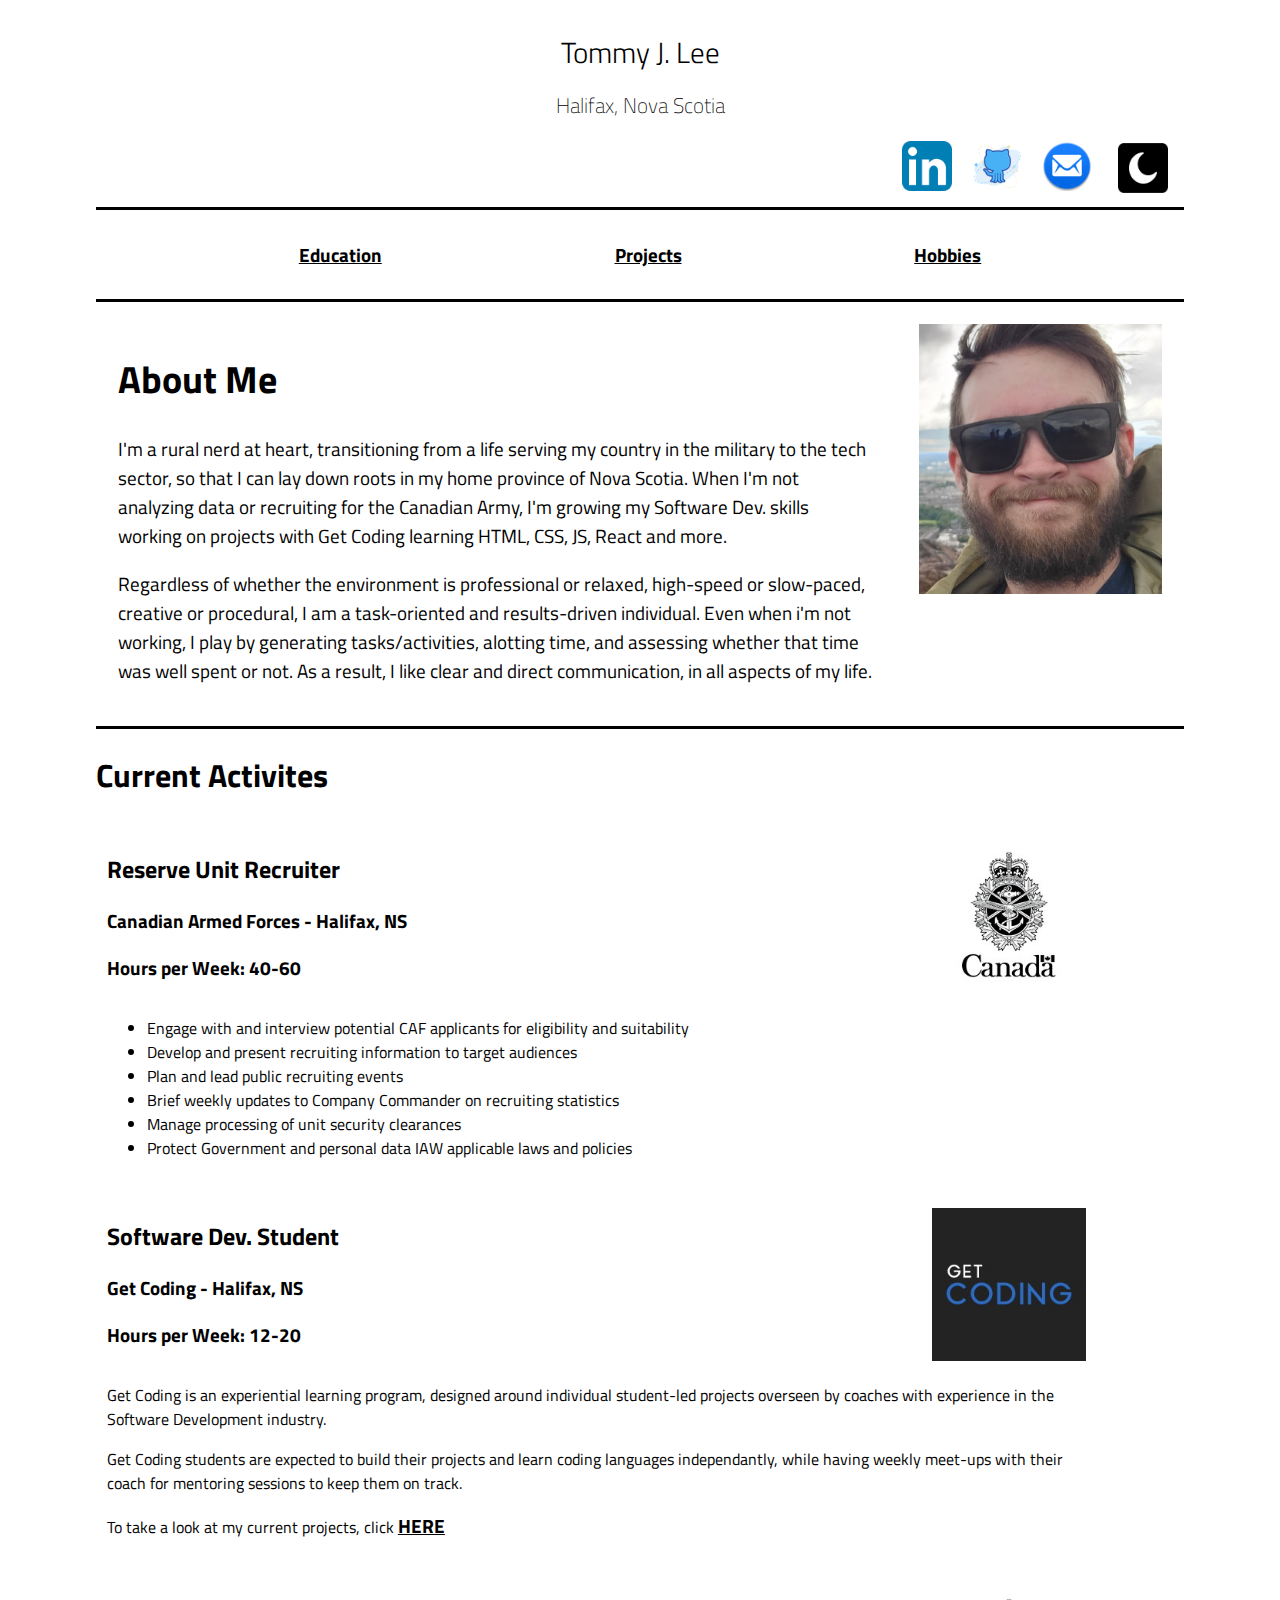
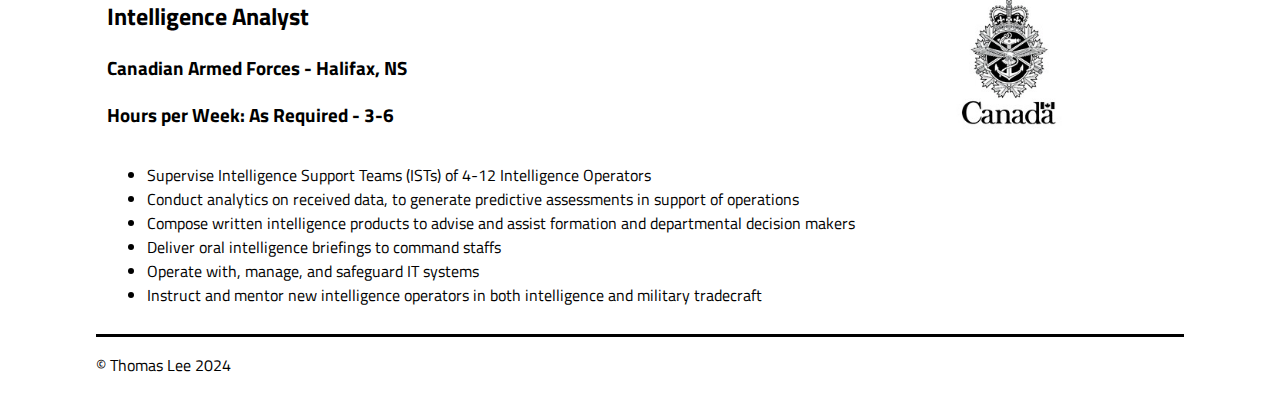
<file: index.html>
<!DOCTYPE html>

<html>
    <head>
        <title> Thomas Lee </title>
        <link rel="stylesheet" type="text/css" href="style.css" />
        <link rel="preconnect" href="https://fonts.googleapis.com">
        <link rel="preconnect" href="https://fonts.gstatic.com" crossorigin>
        <link href="https://fonts.googleapis.com/css2?family=Titillium+Web:wght@300&display=swap" rel="stylesheet">
        <meta charset="utf-8" />
        <script src="index.js" type="text/javascript"></script>

    </head>

    <body>
    <div id="header">
        <div id="myname"> Tommy J. Lee </div>
        <div id="locationline"> Halifax, Nova Scotia </div>
        <div id="socials">
            <a id="linkedin" href="https://www.linkedin.com/in/tommy-lee-7099b0294/" > <img src="Assets/Linkdin.png" class="socialsimg">
            </a>
            <a id="github" href="https://github.com/Mottlly"> <img src="Assets/Github.png" class="socialsimg">              
            </a>
            <a id="email" href="mailto:thomas.j.lee.2219@gmail.com"> <img src="Assets/email.png" class="socialsimg">
            </a>
            <button id="darkbutt" onclick="darkmodeon(),navbardark ()" class="darkbutton"> <img src='Assets/darkmode.webp' class='socialsimg'> </button>
        </div>
    </div>
    <div id="navbar">
        <div id="Education" class="navbarel"> <a id="Educationlink" href="Education.html" class="navbarlink"> Education </a> </div>
        <div id="Projects" class="navbarel"> <a id="Projectslink" href="Projects.html" class="navbarlink"> Projects </a> </div>
        <div id="Hobbies" class="navbarel"> <a id="Hobbieslink" href="Hobbies.html" class="navbarlink"> Hobbies </a> </div>
    </div>

    <div id="aboutmecontainer">
        <div id="aboutmecontent">

            <h1 id="abouttitle"> About Me </h1>

            <p> I'm a rural nerd at heart, transitioning from a life serving my country in the military to the tech sector, so that I can lay down roots in my home province of Nova Scotia. When I'm not analyzing data or recruiting for the 
                Canadian Army, I'm growing my Software Dev. skills working on projects with Get Coding learning HTML, CSS, JS, React and more.</p>

            <p> Regardless of whether the environment is professional or relaxed, high-speed or slow-paced, creative or procedural, I am a task-oriented and results-driven individual. Even when i'm not working, I play by generating tasks/activities,
                alotting time, and assessing whether that time was well spent or not. As a result, I like clear and direct communication, in all aspects of my life.   </p>
        </div>
        <div id="aboutmephoto">
            <img src="Assets/tommypic.jpg" class="aboutimage">
        </div>

    </div>

    <div id="currentacttitle">
        <h1> Current Activites </h1>
    </div>
    <div id="currentactscontainer" class="mainContainer">

        <div id="currentacts1" class="activitydiv">
            <div id="titleline" class="indextitleline">
                <div id="descriptor">
                    <h2> Reserve Unit Recruiter </h2>
                    <h3> Canadian Armed Forces - Halifax, NS </h3>
                    <h3> Hours per Week: 40-60 </h3>
                </div>
                <div id="sigil">
                    <img src="Assets/canadian_forces_logo.jpg" class="sigils">
                </div>

            </div>
            <div id="describelist" class="mainList">
                <ul>
                    <li> Engage with and interview potential CAF applicants for eligibility and suitability </li>
                    <li> Develop and present recruiting information to target audiences </li>
                    <li> Plan and lead public recruiting events </li>
                    <li> Brief weekly updates to Company Commander on recruiting statistics </li>
                    <li> Manage processing of unit security clearances </li>
                    <li> Protect Government and personal data IAW applicable laws and policies </li>
                </ul>

            </div>
        </div>
        <div id="currentacts2" class="activitydiv">
            <div id="titleline" class="indextitleline">
                <div id="descriptor">
                    <h2> Software Dev. Student </h2>
                    <h3> Get Coding - Halifax, NS </h3>
                    <h3> Hours per Week: 12-20 </h3>
                </div>
                <div id="sigil">
                    <img src="Assets/get_coding_logo.jpg" class="sigils">
                </div>

            </div>
            <div id="describelist" class="mainList">
                <p> Get Coding is an experiential learning program, designed around individual student-led projects overseen by coaches with experience in the Software Development industry. </p>
                <p> Get Coding students are expected to build their projects and learn coding languages independantly, while having weekly meet-ups with their coach for mentoring sessions to keep them on track. </p>
                <p> To take a look at my current projects, click <a id="Projectslink" href="Projects.html" class="navbarlink"> HERE </a></p>
                

            </div>
        </div>
        <div id="currentacts3" class="activitydiv">
            <div id="titleline" class="indextitleline">
                <div id="descriptor">
                    <h2> Intelligence Analyst </h2>
                    <h3> Canadian Armed Forces - Halifax, NS </h3>
                    <h3> Hours per Week: As Required - 3-6 </h3>

                </div>
                <div id="sigil">
                    <img src="Assets/canadian_forces_logo.jpg" class="sigils">
                </div>

            </div>
            <div id="describelist" class="mainList">
                <ul>
                    <li> Supervise Intelligence Support Teams (ISTs) of 4-12 Intelligence Operators </li>
                    <li> Conduct analytics on received data, to generate predictive assessments in support of operations </li>
                    <li> Compose written intelligence products to advise and assist formation and departmental decision makers </li>
                    <li> Deliver oral intelligence briefings to command staffs </li>
                    <li> Operate with, manage, and safeguard IT systems </li>
                    <li> Instruct and mentor new intelligence operators in both intelligence and military tradecraft </li>
                </ul>

            </div>
        </div>

    </div>
    <div id="footer">
        <p> &copy; Thomas Lee 2024 </p>
    </div>

    </body>




</html>
</file>
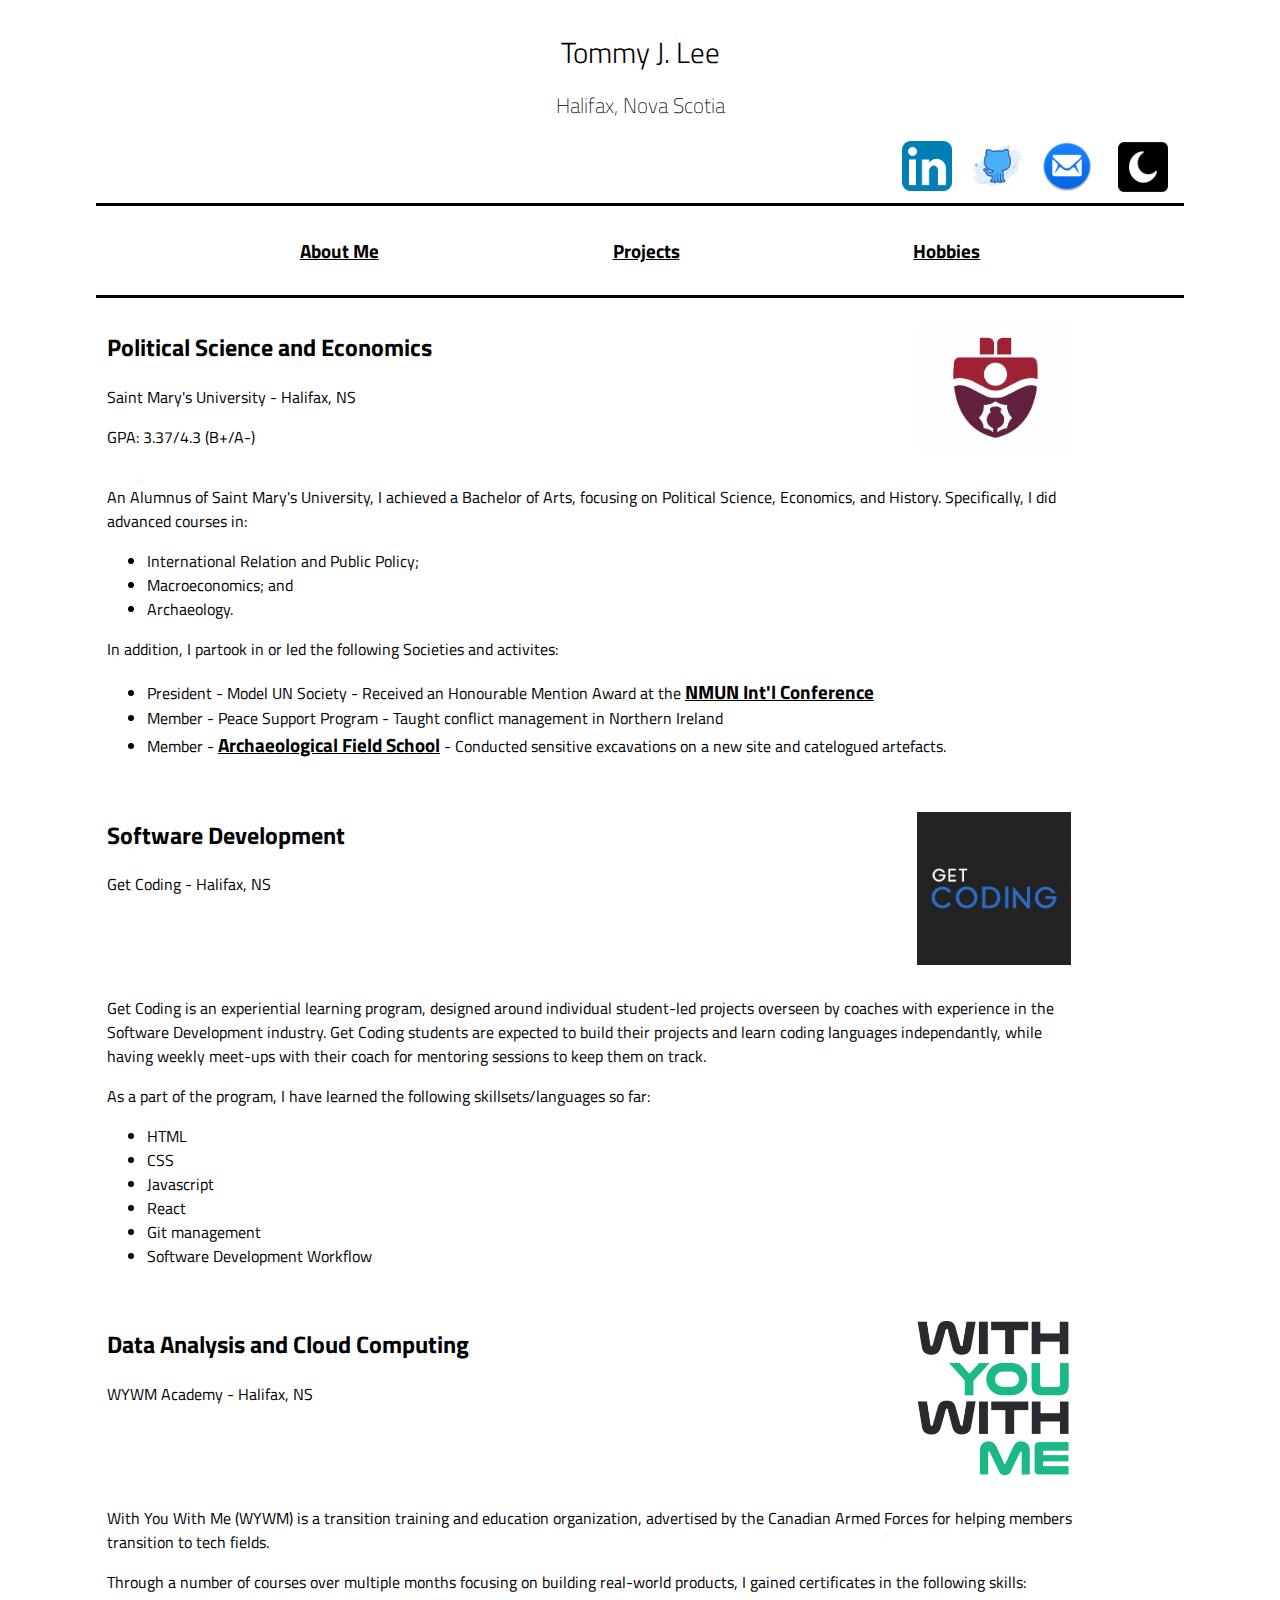
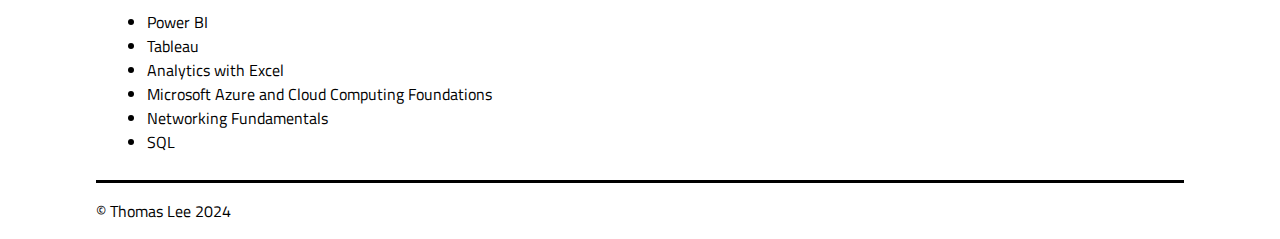
<file: Education.html>
<html>
    <head>
        <title> Thomas Lee </title>
        <link rel="stylesheet" type="text/css" href="style.css" />
        <link rel="preconnect" href="https://fonts.googleapis.com">
        <link rel="preconnect" href="https://fonts.gstatic.com" crossorigin>
        <link href="https://fonts.googleapis.com/css2?family=Titillium+Web:wght@300&display=swap" rel="stylesheet">
        <meta charset="utf-8" />
        <script src="index.js" type="text/javascript"></script>

    </head>
    <body>
        <div id="header">
            <div id="myname"> Tommy J. Lee </div>
            <div id="locationline"> Halifax, Nova Scotia </div>
            <div id="socials">
                <a id="linkedin" href="https://www.linkedin.com/in/tommy-lee-7099b0294/" > <img src="Assets/Linkdin.png" class="socialsimg">
                </a>
                <a id="github" href="https://github.com/Mottlly"> <img src="Assets/Github.png" class="socialsimg">              
                </a>
                <a id="email" href="mailto:thomas.j.lee.2219@gmail.com"> <img src="Assets/email.png" class="socialsimg">
                </a>
                <button id="darkbutt" onclick="darkmodeon(),navbardark ()" class="darkbutton"> <img src='Assets/darkmode.webp' class='socialsimg'> </button>
            </div>
        </div>
        <div id="navbar">
            <div id="About Me" class="navbarel"> <a id="AboutMelink" href="index.html" class="navbarlink"> About Me </a> </div>
            <div id="Projects" class="navbarel"> <a id="Projectslink" href="Projects.html" class="navbarlink"> Projects </a> </div>
            <div id="Hobbies" class="navbarel"> <a id="Hobbieslink" href="Hobbies.html" class="navbarlink"> Hobbies </a> </div>
        </div>
        <div id="ProjectContainer1" class="mainContainer">
            <div id="Seekit" class="activitydiv">
                <div id="titleline" class="titleline">
                    <div id="descriptor">
                        <h2> Political Science and Economics </h2>
                        <p> Saint Mary's University - Halifax, NS </p>
                        <p> GPA: 3.37/4.3 (B+/A-) </p>
                    </div>
                    <div id="sigil">
                        <img src="Assets/saint.png" class="sigils">
                    </div>
    
                </div>
                <div id="describelist" class="mainList">
                    <p> An Alumnus of Saint Mary's University, I achieved a Bachelor of Arts, focusing on Political Science, Economics, and History. Specifically, I did advanced courses in: </p>
                    <ul>
                        <li> International Relation and Public Policy; </li>
                        <li> Macroeconomics; and </li>
                        <li> Archaeology. </li>
                    </ul>
                    <p> In addition, I partook in or led the following Societies and activites: </p>
                    <ul>
                        <li> President - Model UN Society - Received an Honourable Mention Award at the <a href="https://www.nmun.org/" class="navbarlink">NMUN Int'l Conference</a> </li>
                        <li> Member - Peace Support Program - Taught conflict management in Northern Ireland </li>
                        <li> Member - <a href="https://www.smu.ca/lc/italy-study-abroad.html#d.en.104171" class="navbarlink">Archaeological Field School</a> - Conducted sensitive excavations on a new site and catelogued artefacts. </li>
                    </ul>
                </div>
            </div>
            <div id="currentacts2" class="activitydiv">
                <div id="titleline" class="titleline">
                    <div id="descriptor">
                        <h2> Software Development </h2>
                        <p> Get Coding - Halifax, NS </p>
                    </div>
                    <div id="sigil">
                        <img src="Assets/get_coding_logo.jpg" class="sigils">
                    </div>
    
                </div>
                <div id="describelist" class="mainList">
                    <p> Get Coding is an experiential learning program, designed around individual student-led projects overseen by coaches with experience in the Software Development industry. 
                        Get Coding students are expected to build their projects and learn coding languages independantly, while having weekly meet-ups with their coach for mentoring sessions to keep them on track. </p>
                    <p> As a part of the program, I have learned the following skillsets/languages so far:</p>
                    <ul>
                        <li> HTML </li>
                        <li> CSS </li>
                        <li> Javascript </li>
                        <li> React </li>
                        <li> Git management </li>
                        <li> Software Development Workflow </li>
                    </ul>
                </div>
            </div>
            <div id="currentacts3" class="activitydiv">
                <div id="titleline" class="titleline">
                    <div id="descriptor">
                        <h2> Data Analysis and Cloud Computing </h2>
                        <p> WYWM Academy - Halifax, NS </p>
                    </div>
                    <div id="sigil">
                        <img src="Assets/withyou.png" class="sigils">
                    </div>
    
                </div>
                <div id="describelist" class="mainList">
                    <p> With You With Me (WYWM) is a transition training and education organization, advertised by the Canadian Armed Forces for helping members transition to tech fields. </p>
                    <p> Through a number of courses over multiple months focusing on building real-world products, I gained certificates in the following skills:</p>
                    <ul>
                        <li> Power BI </li>
                        <li> Tableau </li>
                        <li> Analytics with Excel </li>
                        <li> Microsoft Azure and Cloud Computing Foundations </li>
                        <li> Networking Fundamentals </li>
                        <li> SQL </li>
                    </ul>
                </div>
            </div>
            </div>
            <div id="footer">
                <p> &copy; Thomas Lee 2024 </p>
            </div>
        </body>
</html>
</file>
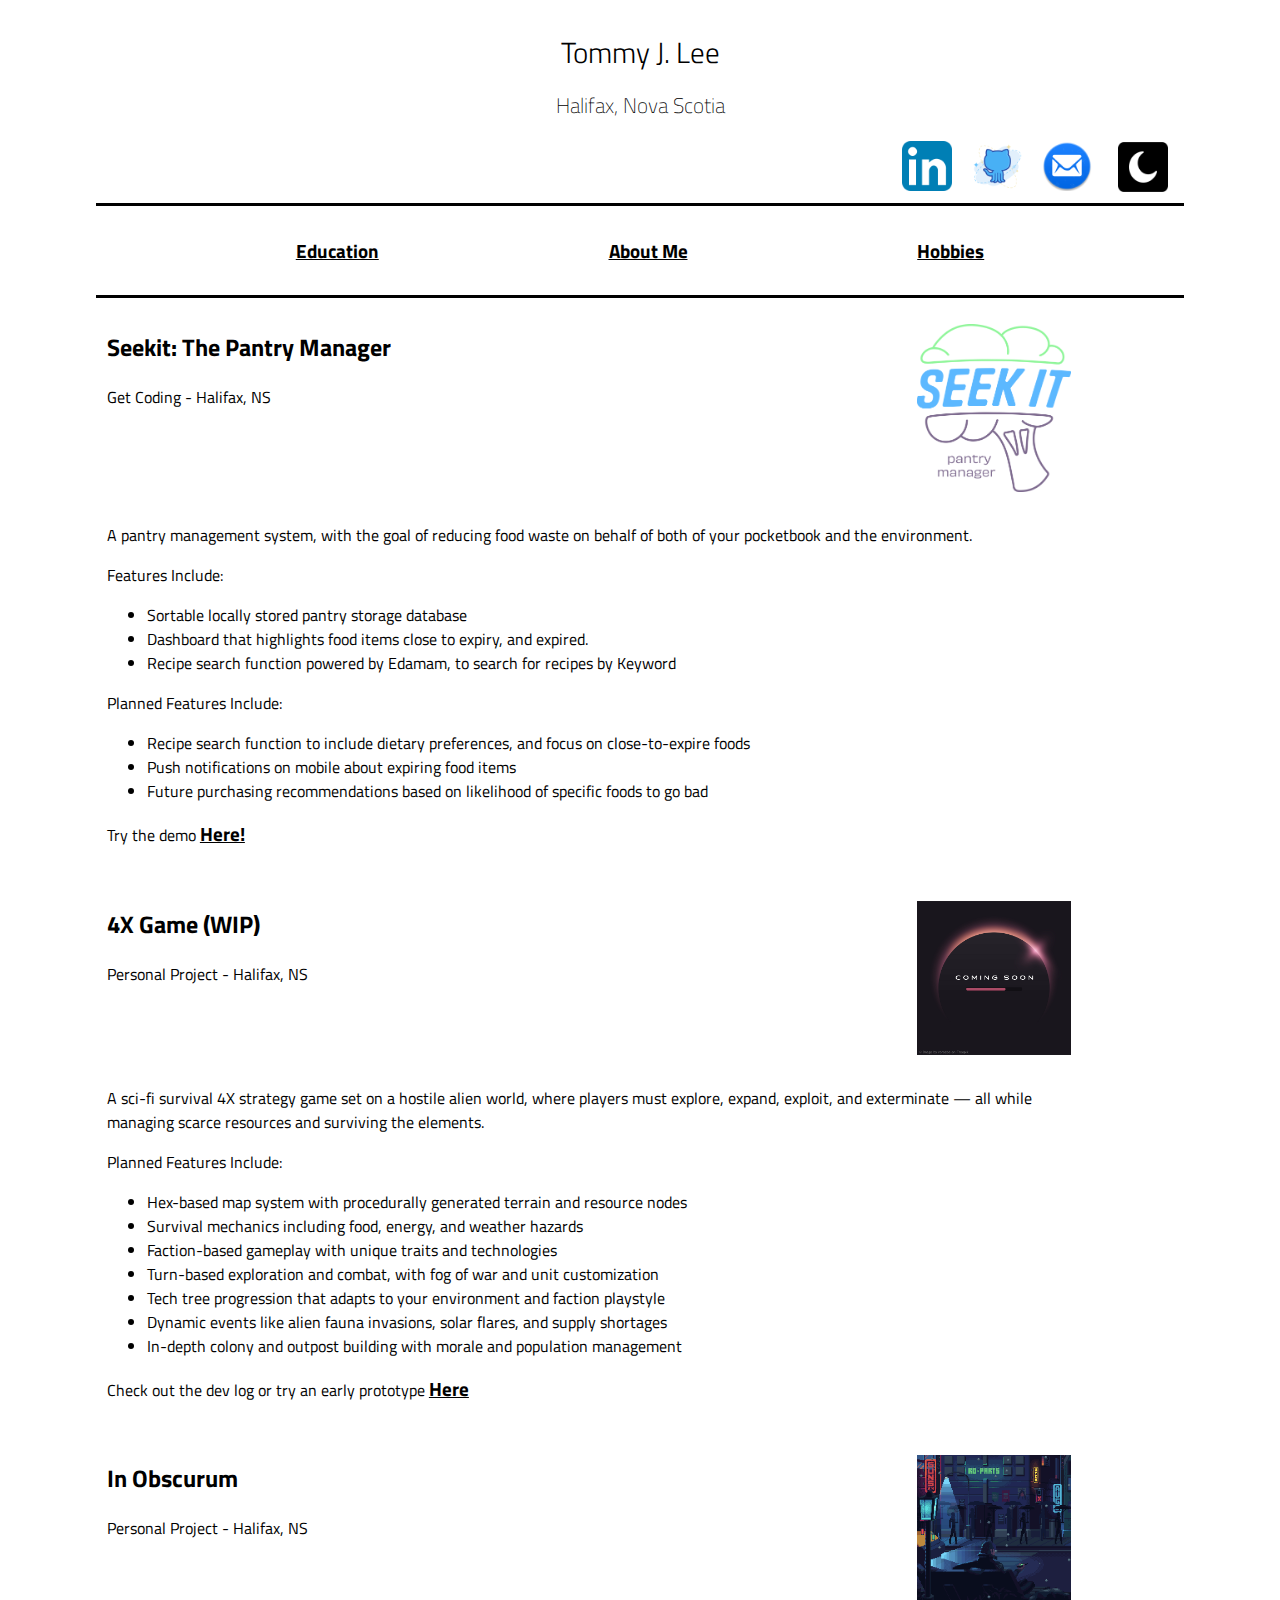
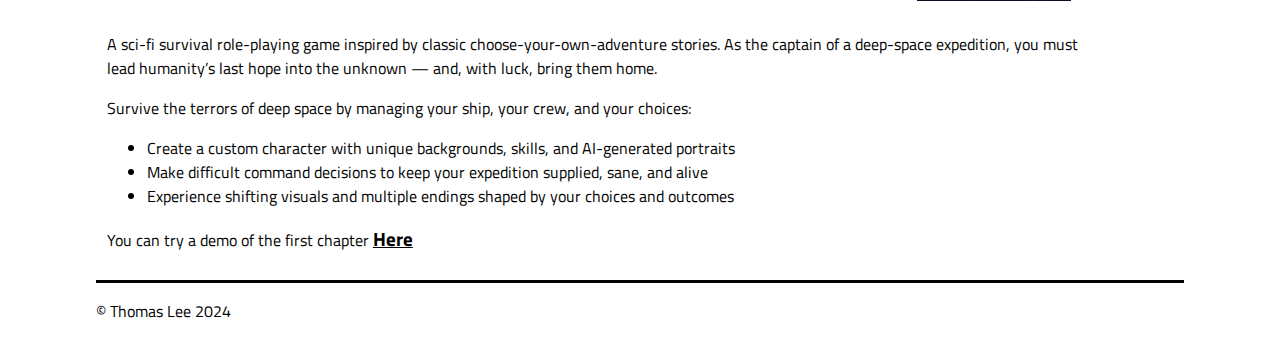
<file: Projects.html>
<html>
    <head>
        <title> Thomas Lee </title>
        <link rel="stylesheet" type="text/css" href="style.css" />
        <link rel="preconnect" href="https://fonts.googleapis.com">
        <link rel="preconnect" href="https://fonts.gstatic.com" crossorigin>
        <link href="https://fonts.googleapis.com/css2?family=Titillium+Web:wght@300&display=swap" rel="stylesheet">
        <meta charset="utf-8" />
        <script src="index.js" type="text/javascript"></script>

    </head>
    <body>
        <div id="header">
            <div id="myname"> Tommy J. Lee </div>
            <div id="locationline"> Halifax, Nova Scotia </div>
            <div id="socials">
                <a id="linkedin" href="https://www.linkedin.com/in/tommy-lee-7099b0294/" > <img src="Assets/Linkdin.png" class="socialsimg">
                </a>
                <a id="github" href="https://github.com/Mottlly"> <img src="Assets/Github.png" class="socialsimg">              
                </a>
                <a id="email" href="mailto:thomas.j.lee.2219@gmail.com"> <img src="Assets/email.png" class="socialsimg">
                </a>
                <button id="darkbutt" onclick="darkmodeon(),navbardark ()" class="darkbutton"> <img src='Assets/darkmode.webp' class='socialsimg'> </button>
            </div>
        </div>
        <div id="navbar">
            <div id="Education" class="navbarel"> <a id="Educationlink" href="Education.html" class="navbarlink"> Education </a> </div>
            <div id="About Me" class="navbarel"> <a id="AboutMelink" href="index.html" class="navbarlink"> About Me </a> </div>
            <div id="Hobbies" class="navbarel"> <a id="Hobbieslink" href="Hobbies.html" class="navbarlink"> Hobbies </a> </div>
        </div>
        <div id="ProjectContainer1" class="mainContainer">
        <div id="Seekit" class="activitydiv">
            <div id="titleline" class="titleline">
                <div id="descriptor">
                    <h2> Seekit: The Pantry Manager </h2>
                    <p> Get Coding - Halifax, NS </p>
                </div>
                <div id="sigil">
                    <img src="Assets/SeekIt-Logo_MultiColour.png" class="sigils">
                </div>

            </div>
            <div id="describelist" class="mainList">
                <p> A pantry management system, with the goal of reducing food waste on behalf of both of your pocketbook and the environment. </p>
                <p> Features Include: </p>
                <ul>
                    <li> Sortable locally stored pantry storage database </li>
                    <li> Dashboard that highlights food items close to expiry, and expired. </li>
                    <li> Recipe search function powered by Edamam, to search for recipes by Keyword </li>
                </ul>
                <p> Planned Features Include: </p>
                <ul>
                    <li> Recipe search function to include dietary preferences, and focus on close-to-expire foods </li>
                    <li> Push notifications on mobile about expiring food items </li>
                    <li> Future purchasing recommendations based on likelihood of specific foods to go bad</li>
                </ul>
                <p> Try the demo <a id="Seekitlink" href="https://mottlly.github.io/SeekitStart/" class="navbarlink"> Here! </a></p>
            </div>
        </div>
        <div id="currentacts2" class="activitydiv">
            <div id="titleline" class="titleline">
                <div id="descriptor">
                    <h2> 4X Game (WIP) </h2>
                    <p> Personal Project - Halifax, NS </p>
                </div>
                <div id="sigil">
                    <img src="Assets/comingsoon.jpg" class="sigils">
                </div>

            </div>
            <div id="describelist" class="mainList">
                <p>A sci-fi survival 4X strategy game set on a hostile alien world, where players must explore, expand, exploit, and exterminate — all while managing scarce resources and surviving the elements.</p>
                
                <p>Planned Features Include:</p>
                <ul>
                    <li>Hex-based map system with procedurally generated terrain and resource nodes</li>
                    <li>Survival mechanics including food, energy, and weather hazards</li>
                    <li>Faction-based gameplay with unique traits and technologies</li>
                    <li>Turn-based exploration and combat, with fog of war and unit customization</li>
                    <li>Tech tree progression that adapts to your environment and faction playstyle</li>
                    <li>Dynamic events like alien fauna invasions, solar flares, and supply shortages</li>
                    <li>In-depth colony and outpost building with morale and population management</li>
                </ul>
            
                <p>Check out the dev log or try an early prototype 
                    <a id="GameLink" href="https://github.com/Mottlly/4x_next" class="navbarlink">Here</a>
                </p>
            </div>
        </div>
        <div id="currentacts3" class="activitydiv">
            <div id="titleline" class="titleline">
                <div id="descriptor">
                    <h2> In Obscurum </h2>
                    <p> Personal Project - Halifax, NS </p>
                </div>
                <div id="sigil">
                    <img src="Assets/Obscurum_init_tag.png" class="sigils">
                </div>

            </div>
            <div id="describelist" class="mainList">
                <p>A sci-fi survival role-playing game inspired by classic choose-your-own-adventure stories. As the captain of a deep-space expedition, you must lead humanity’s last hope into the unknown — and, with luck, bring them home.</p>
            
                <p>Survive the terrors of deep space by managing your ship, your crew, and your choices:</p>
                <ul>
                    <li>Create a custom character with unique backgrounds, skills, and AI-generated portraits</li>
                    <li>Make difficult command decisions to keep your expedition supplied, sane, and alive</li>
                    <li>Experience shifting visuals and multiple endings shaped by your choices and outcomes</li>
                </ul>
                <p>You can try a demo of the first chapter 
                    <a id="GameLink" href="https://obscurum.vercel.app/" class="navbarlink">Here</a>
                </p>
            </div>            
        </div>
        </div>
        <div id="footer">
            <p> &copy; Thomas Lee 2024 </p>
        </div>

    
        </body>
</html>
</file>
<file: style.css>
body {
    font-family: 'Titillium Web', sans-serif;
    width:85%;
    margin:auto; 
    background-color: white; 
    color:black;
}

.darkmode {
    background-color:rgb(17, 17, 17);
    color:rgb(219, 219, 219);
}

#header {
    display:flex;
    flex-direction: column;
    text-decoration: double;
}

#myname {
    text-align: center;
    padding:30px;
    padding-bottom:5px;
    font-size:1.8em;
    font-weight:300;
}

#locationline {
    text-align: center;
    padding:10px;
    font-size:1.3em;
    font-weight:200;
}

#socials {
    display:flex;
    justify-content: flex-end;
}

#navbar {
    display:flex;
    justify-content: space-evenly;
    align-items: center;
    border-top:solid;
    border-bottom:solid;
}

#aboutmecontainer {
    display:flex;
    border-bottom:solid;
    max-height:50vh;
}

#aboutmecontent {
    padding:2%;
    font-size: larger;
}

#aboutmephoto {
    padding:2%;

}

.mainContainer {
    display: flex;
    flex-direction: row;
    justify-content: space-evenly;
    border-bottom: solid;
}

.sigils {
    width: 10vw;
    margin: 15;
    max-width: 200;
    max-height: 200;
}

.socialsimg {
    width: 50px;
    height: 50px;
    margin: 10px;
}

.navbarel {
    padding: 30px;
    color: black;
}

.navbarlink {
color:black;
font-size: larger;
font-weight: bolder;
}

.navbarlinkdark {
    color:rgb(219, 219, 219);
    font-size:larger;
    font-weight: bolder;
}

.titleline {
    display: flex;
    flex-direction: row;
    justify-content: space-between;
}

.indextitleline {
    display: flex;
    flex-direction: row;
    justify-content: space-between;
}

.activitydiv {
    width:30%;
    padding:1%;
}

.aboutimage {
    width:350; 
    height:400; 
    max-width:30vw; 
    max-height:30vh;
}

@media only screen and (max-width: 1500px) {
    .mainContainer {
      flex-direction: column;
    }
    .activitydiv {
        width:90%;
    }
    .indextitleline {
        align-items: flex-end;
    }
    .sigils {
        width: 12vw;
    }
    
  }

.mainlist{
    font-size:1.0em;
}

.minibutt:hover {
    cursor: pointer;
}

.minibutt {
padding:10px;
}

.minisdiv {
margin-top:10px;
}

.minisimg{
width:100%;
max-height:400px;
}

.darkbutton {
    cursor: pointer;
    background-color: white;
    padding-inline: 6px;
    border-width: 0px;
    border-style: none;
    border-image: none;
}

.darkdarkbutton {
    cursor: pointer;
    background-color: rgb(17, 17, 17) ;
    padding-inline: 6px;
    border-width: 0px;
    border-style: none;
    border-image: none;
}
</file>
